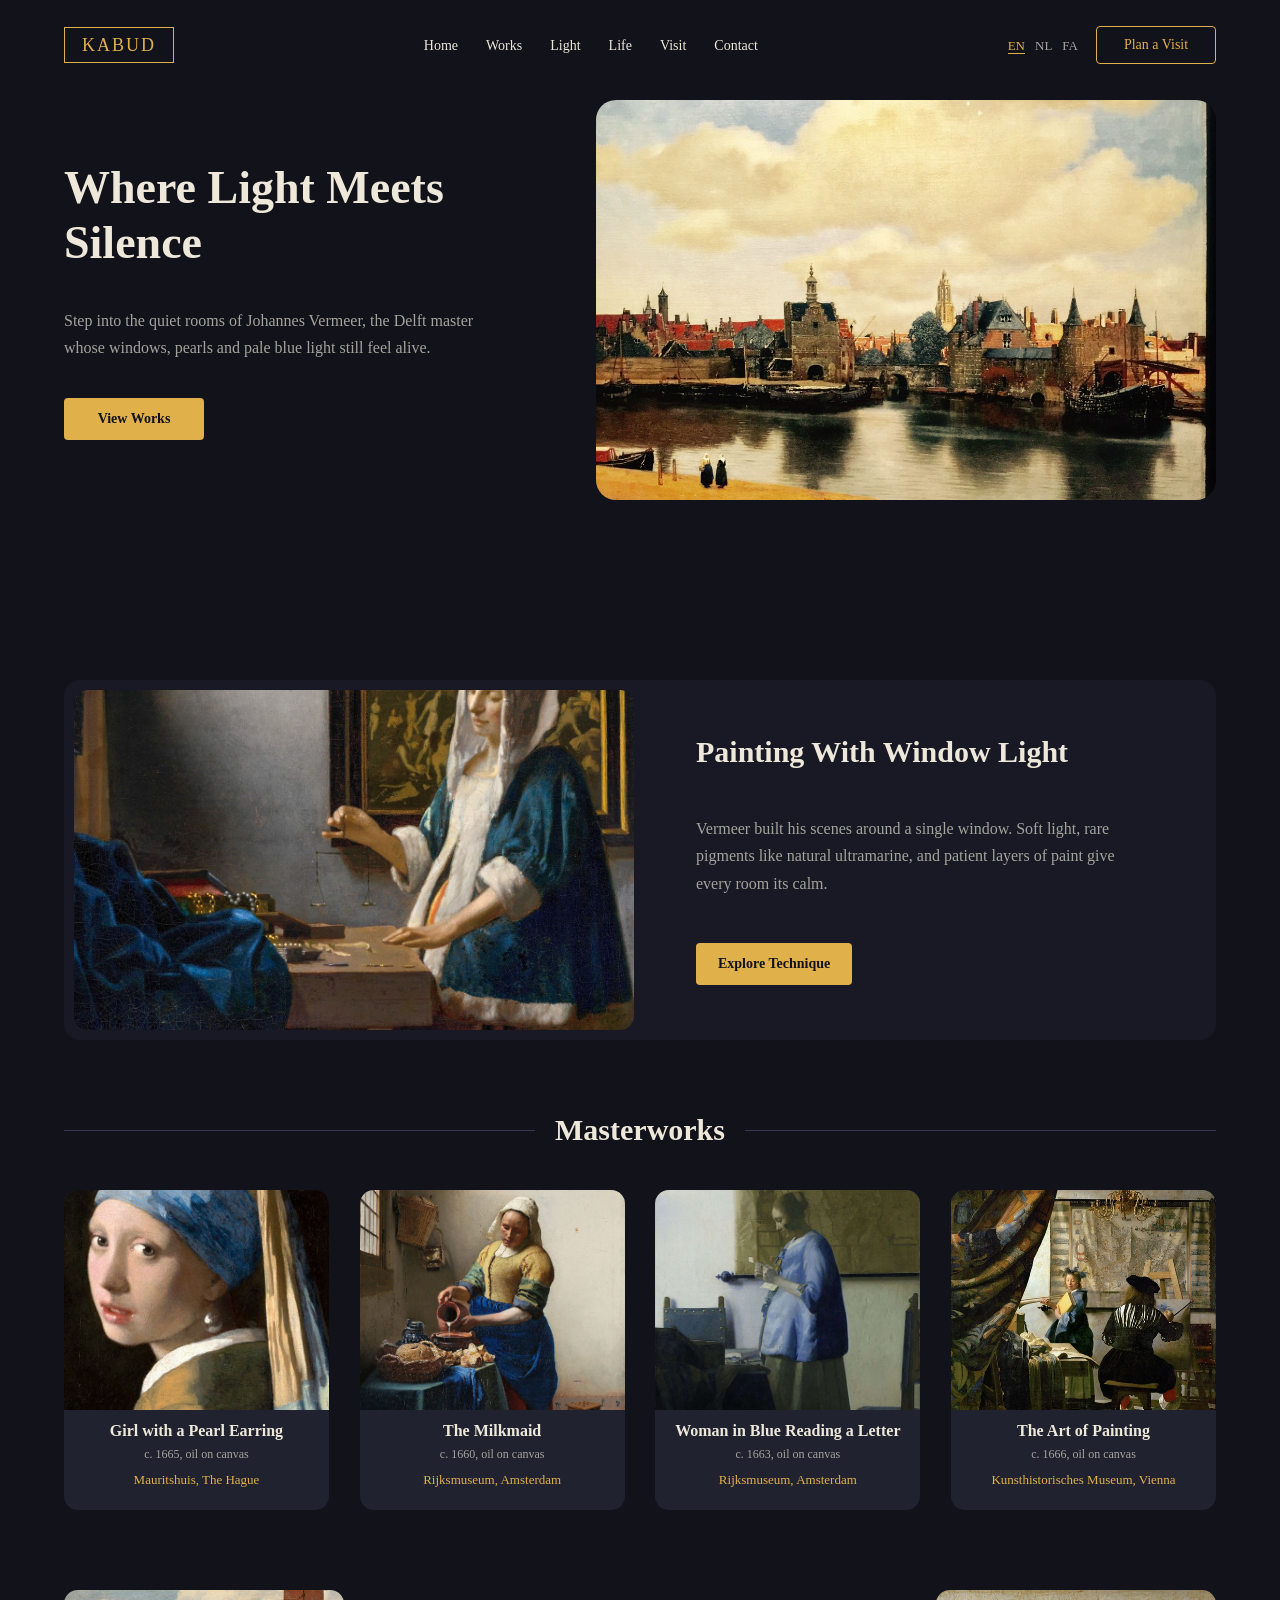
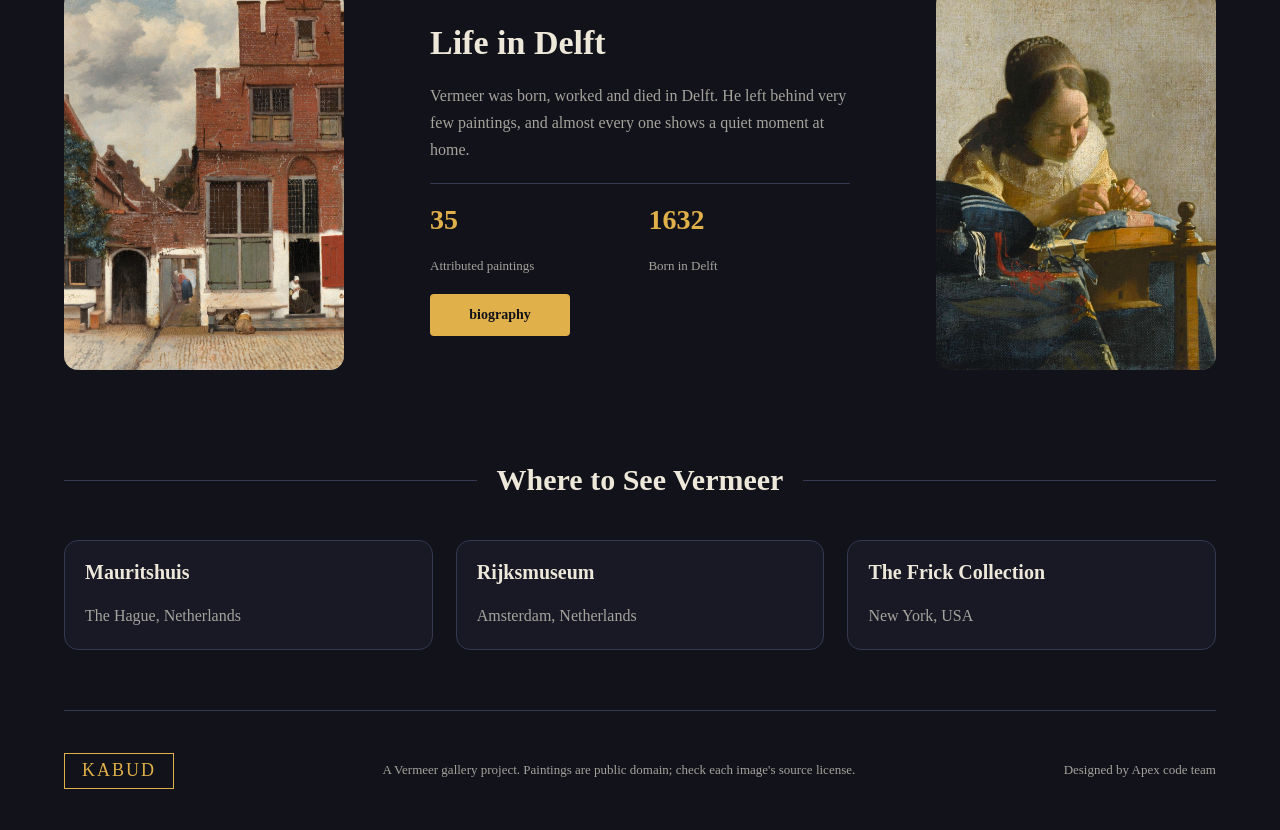
<file: index.html>
<!DOCTYPE html>
<html lang="en" dir="ltr">
<head>
  <meta charset="UTF-8">
  <meta name="viewport" content="width=device-width, initial-scale=1.0">
  <title>Kabud | Vermeer Gallery</title>
  <meta name="description" content="Kabud is an online gallery of Johannes Vermeer, the Delft painter of light. Explore his masterworks, his technique and where to see them.">
  <link rel="alternate" hreflang="en" href="https://example.com/en/">
  <link rel="alternate" hreflang="nl" href="https://example.com/nl/">
  <link rel="alternate" hreflang="fa" href="https://example.com/fa/">
  <link rel="alternate" hreflang="x-default" href="https://example.com/en/">
  <link rel="stylesheet" href="./css/index-style.css">
</head>
<body>

  <!-- ========== HERO ========== -->
  <header class="hero">
    <nav class="navbar">
      <a href="./index.html" class="logo">KABUD</a>
      <ul class="nav-links">
        <li><a href="#">Home</a></li>
        <li><a href="#works">Works</a></li>
        <li><a href="./html/biography-en.html">Light</a></li>
        <li><a href="./html/biography-en.html">Life</a></li>
        <li><a href="#visit">Visit</a></li>
        <li><a href="#">Contact</a></li>
      </ul>
      <div class="nav-actions">
        <ul class="lang-switch">
          <li><a href="./index.html" hreflang="en" lang="en" aria-current="page">EN</a></li>
          <li><a href="./html/index-na.html" hreflang="nl" lang="nl">NL</a></li>
          <li><a href="./html/INDEX-fa.html" hreflang="fa" lang="fa">FA</a></li>
        </ul>
        <a href="#visit" class="btn-outline">Plan a Visit</a>
      </div>
    </nav>

    <div class="hero-content">
      <div class="hero-text">
        <h1>Where Light Meets Silence</h1>
        <p>Step into the quiet rooms of Johannes Vermeer, the Delft master whose windows, pearls and pale blue light still feel alive.</p>
        <a href="#works" class="btn">View Works</a>
      </div>
      <img src="./pic/View of Delft.jpg" alt="View of Delft by Johannes Vermeer, a town under a cloudy sky" class="hero-img">
    </div>

    <!-- <div class="hero-controls">
      <button class="circle-btn" aria-label="Previous painting">&lt;</button>
      <button class="circle-btn" aria-label="Next painting">&gt;</button>
    </div> -->
  </header>

  <main>

    <!-- ========== FEATURE: LIGHT & TECHNIQUE ========== -->
    <section class="feature">
      <img src="./pic/Woman Holding a Balance.jpg" alt="Woman Holding a Balance by Vermeer, a woman weighing in soft window light" class="feature-img">
      <div class="feature-text">
        <h2>Painting With Window Light</h2>
        <p>Vermeer built his scenes around a single window. Soft light, rare pigments like natural ultramarine, and patient layers of paint give every room its calm.</p>
        <a href="./html/technique-en.html" class="btn">Explore Technique</a>
      </div>
    </section>

    <!-- ========== MASTERWORKS ========== -->
    <section class="works" id="works">
      <div class="section-title">
        <span class="line"></span>
        <h2>Masterworks</h2>
        <span class="line"></span>
      </div>

      <div class="cards">
        <article class="card">
          <img src="./pic/Girl with a Pearl.jpg" alt="Girl with a Pearl Earring by Vermeer" class="card-img">
          <h3>Girl with a Pearl Earring</h3>
          <p>c. 1665, oil on canvas</p>
          <div class="museum">Mauritshuis, The Hague</div>
        </article>

        <article class="card">
          <img src="./pic/The Milkmaid.jpg" alt="The Milkmaid by Vermeer, a woman pouring milk" class="card-img">
          <h3>The Milkmaid</h3>
          <p>c. 1660, oil on canvas</p>
          <div class="museum">Rijksmuseum, Amsterdam</div>
        </article>

        <article class="card">
          <img src="./pic/Reading a Letter.jpg" alt="Woman in Blue Reading a Letter by Vermeer" class="card-img">
          <h3>Woman in Blue Reading a Letter</h3>
          <p>c. 1663, oil on canvas</p>
          <div class="museum">Rijksmuseum, Amsterdam</div>
        </article>

        <article class="card">
          <img src="./pic/The Art of Painting.jpg" alt="The Art of Painting by Vermeer, a painter in his studio" class="card-img">
          <h3>The Art of Painting</h3>
          <p>c. 1666, oil on canvas</p>
          <div class="museum">Kunsthistorisches Museum, Vienna</div>
        </article>
      </div>
    </section>

    <!-- ========== LIFE & TIMES ========== -->
    <section class="life">
      <img src="./pic/The Little Street.jpg" alt="The Little Street by Vermeer, a brick house in Delft" class="life-img">

      <div class="life-text">
        <h2>Life in Delft</h2>
        <p>Vermeer was born, worked and died in Delft. He left behind very few paintings, and almost every one shows a quiet moment at home.</p>
        <hr class="divider">
        <div class="stats">
          <div class="stat">
            <strong>35</strong>
            <span>Attributed paintings</span>
          </div>
          <div class="stat">
            <strong>1632</strong>
            <span>Born in Delft</span>
          </div>
        </div>
      <a href="./html/biography-en.html" class="btn">biography</a>
      </div>

      <img src="./pic/The Lacemaker.jpg" alt="The Lacemaker by Vermeer, a woman bent over her lace work" class="life-img">
    </section>

    <!-- ========== WHERE TO SEE ========== -->
    <section class="visit" id="visit">
      <div class="section-title">
        <span class="line"></span>
        <h2>Where to See Vermeer</h2>
        <span class="line"></span>
      </div>

      <div class="museums">
        <div class="museum-item">
          <h3>Mauritshuis</h3>
          <p>The Hague, Netherlands</p>
        </div>
        <div class="museum-item">
          <h3>Rijksmuseum</h3>
          <p>Amsterdam, Netherlands</p>
        </div>
        <div class="museum-item">
          <h3>The Frick Collection</h3>
          <p>New York, USA</p>
        </div>
      </div>
    </section>

  </main>

  <!-- ========== FOOTER ========== -->
  <footer class="footer">
    <a href="#" class="logo">KABUD</a>
    <p>A Vermeer gallery project. Paintings are public domain; check each image's source license.</p>
    <p>Designed by Apex code team</p>
  </footer>
<script src="./js/index-script.js"></script>

</body>
</html>
</file>
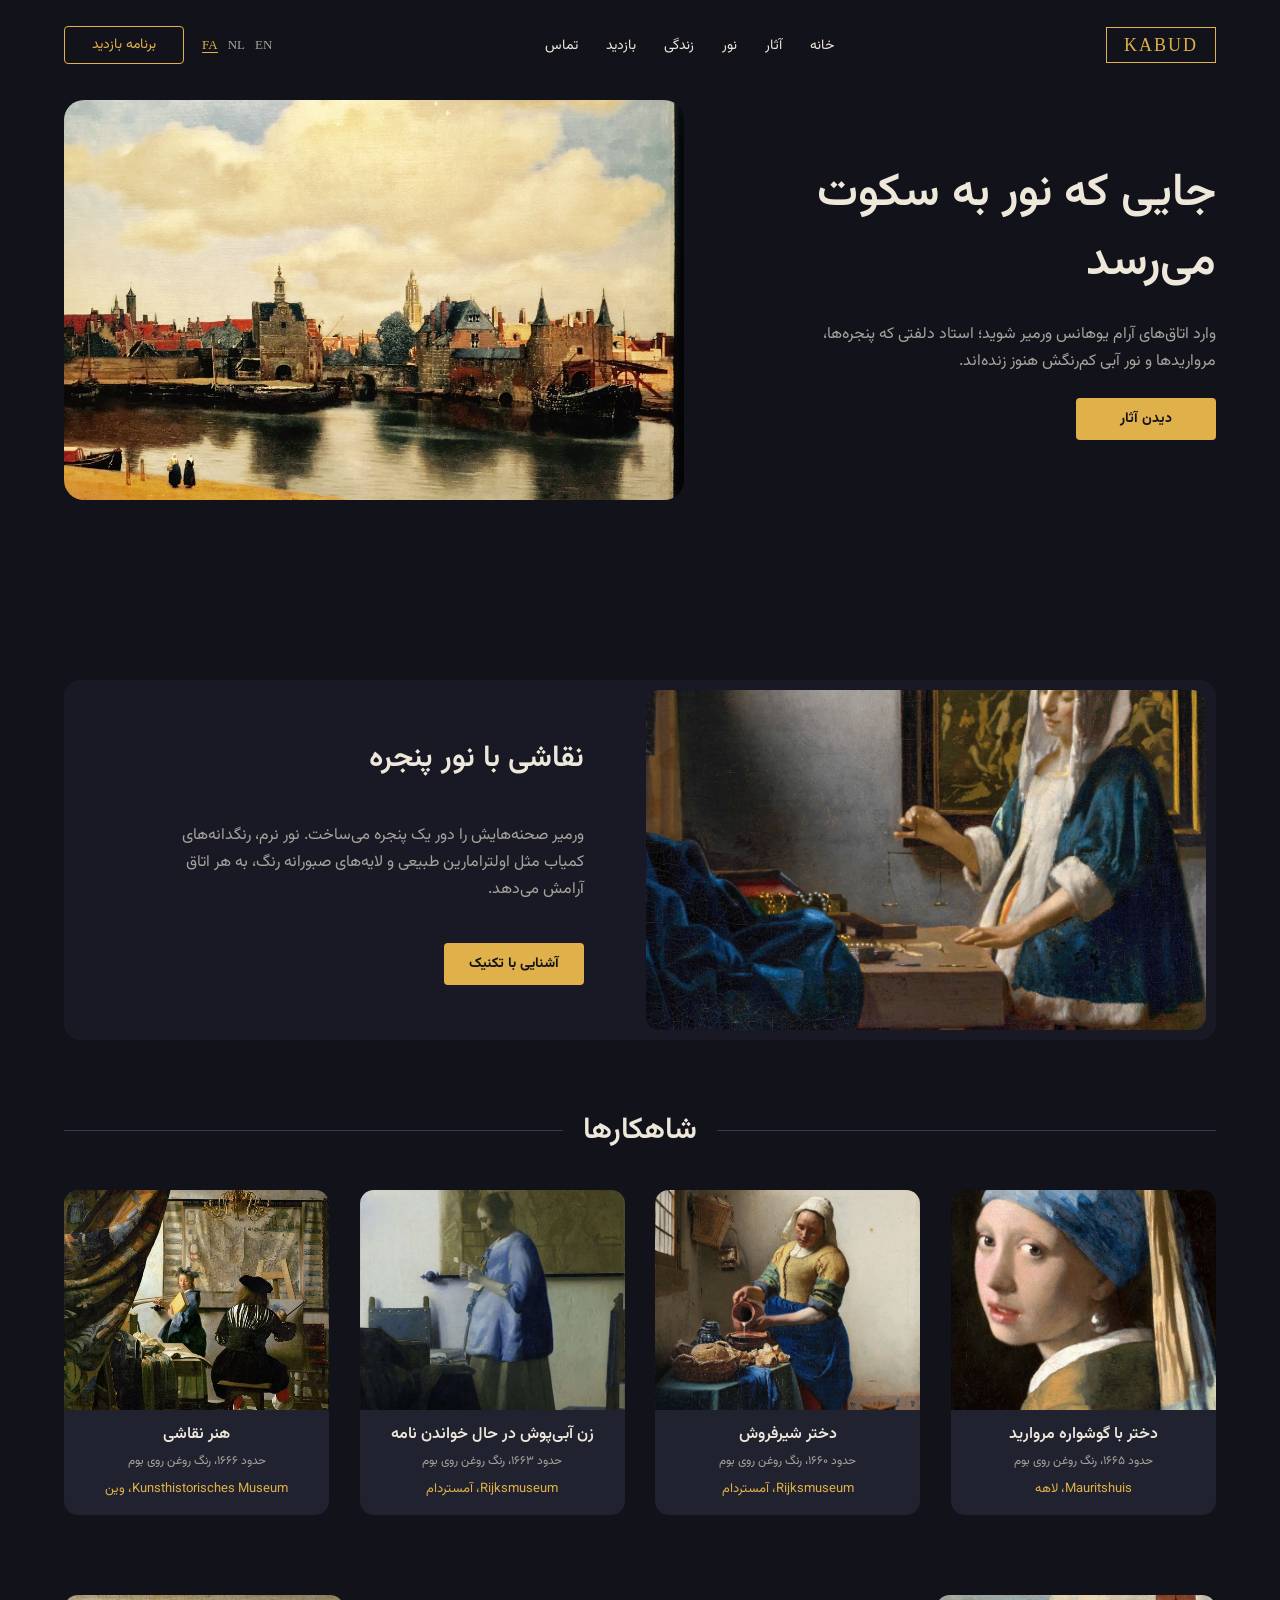
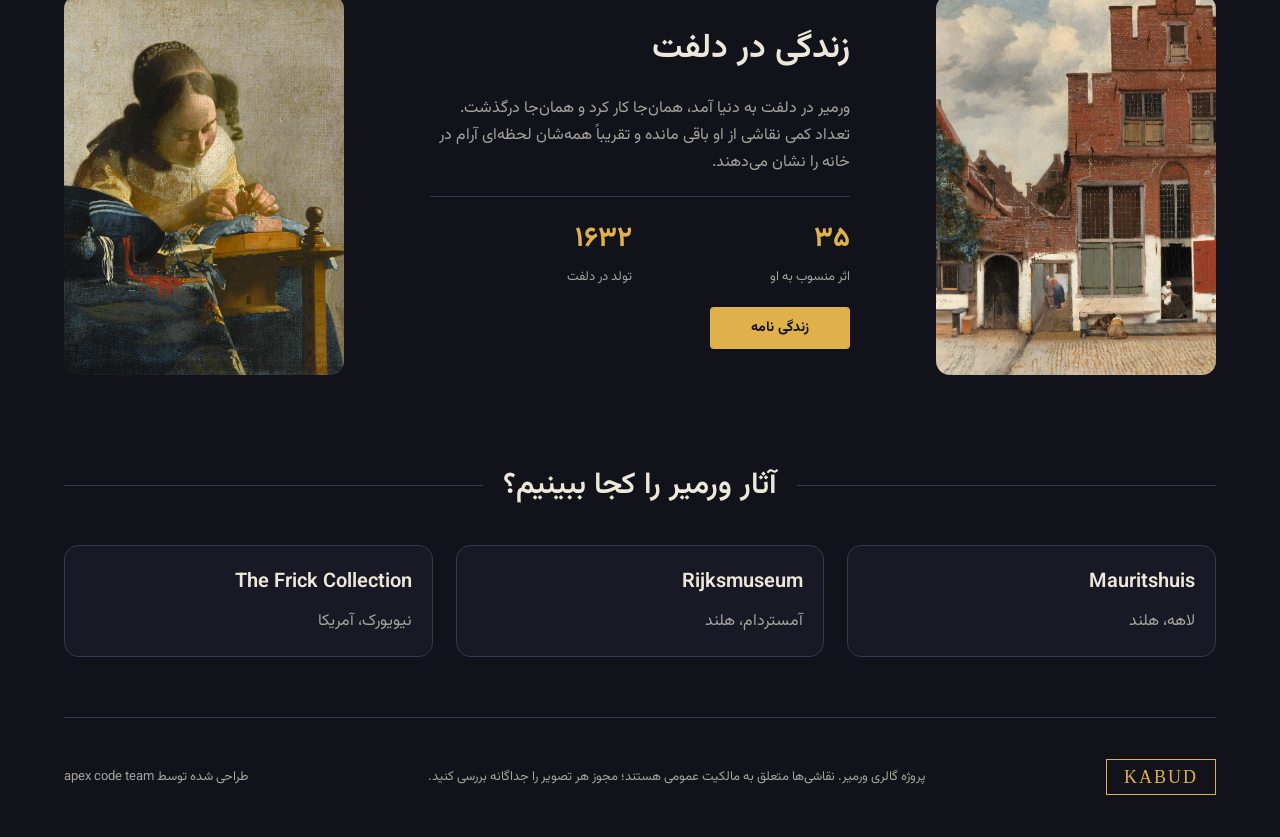
<file: html/INDEX-fa.html>
<!DOCTYPE html>
<html lang="fa" dir="rtl">
<head>
  <meta charset="UTF-8">
  <meta name="viewport" content="width=device-width, initial-scale=1.0">
  <title>کبود | گالری ورمیر</title>
  <meta name="description" content="کبود گالری آنلاین یوهانس ورمیر، نقاش دلفتی نور است. شاهکارها و تکنیک او را ببینید و بدانید آثارش را کجا می‌توان دید.">
  <link rel="alternate" hreflang="en" href="https://example.com/en/">
  <link rel="alternate" hreflang="nl" href="https://example.com/nl/">
  <link rel="alternate" hreflang="fa" href="https://example.com/fa/">
  <link rel="alternate" hreflang="x-default" href="https://example.com/en/">
  <link rel="preconnect" href="https://fonts.googleapis.com">
  <link rel="preconnect" href="https://fonts.gstatic.com" crossorigin>
  <link rel="stylesheet" href="https://fonts.googleapis.com/css2?family=Vazirmatn:wght@400;600;700&display=swap">
  <link rel="stylesheet" href="../css/index-style.css">
</head>
<body>

  <!-- ========== HERO ========== -->
  <header class="hero">
    <nav class="navbar">
      <a href="./INDEX-fa.html" class="logo">KABUD</a>
      <ul class="nav-links">
        <li><a href="./INDEX-fa.html">خانه</a></li>
        <li><a href="#works">آثار</a></li>
        <li><a href="./technique-fa.html">نور</a></li>
        <li><a href="./biography-fa.html">زندگی</a></li>
        <li><a href="#visit">بازدید</a></li>
        <li><a href="#">تماس</a></li>
      </ul>
      <div class="nav-actions">
        <ul class="lang-switch">
          <li><a href="../index.html" hreflang="en" lang="en">EN</a></li>
          <li><a href="./index-na.html" hreflang="nl" lang="nl">NL</a></li>
          <li><a href="./INDEX-fa.html" hreflang="fa" lang="fa" aria-current="page">FA</a></li>
        </ul>
        <a href="#visit" class="btn-outline">برنامه بازدید</a>
      </div>
    </nav>

    <div class="hero-content">
      <div class="hero-text">
        <h1>جایی که نور به سکوت می‌رسد</h1>
        <p>وارد اتاق‌های آرام یوهانس ورمیر شوید؛ استاد دلفتی که پنجره‌ها، مرواریدها و نور آبی کم‌رنگش هنوز زنده‌اند.</p>
        <a href="#works" class="btn">دیدن آثار</a>
      </div>
      <img src="../pic/View of Delft.jpg" alt="نمای دلفت اثر یوهانس ورمیر، شهری زیر آسمان ابری" class="hero-img">
    </div>

    <!-- <div class="hero-controls">
      <button class="circle-btn" aria-label="اثر قبلی">&gt;</button>
      <button class="circle-btn" aria-label="اثر بعدی">&lt;</button>
    </div> -->
  </header>

  <main>

    <!-- ========== FEATURE: LIGHT & TECHNIQUE ========== -->
    <section class="feature">
      <img src="../pic/Woman Holding a Balance.jpg" alt="زنی با ترازو اثر ورمیر، زنی که در نور ملایم پنجره وزن می‌کند" class="feature-img">
      <div class="feature-text">
        <h2>نقاشی با نور پنجره</h2>
        <p>ورمیر صحنه‌هایش را دور یک پنجره می‌ساخت. نور نرم، رنگدانه‌های کمیاب مثل اولترامارین طبیعی و لایه‌های صبورانه رنگ، به هر اتاق آرامش می‌دهد.</p>
        <a href="./technique-fa.html" class="btn">آشنایی با تکنیک</a>
      </div>
    </section>

    <!-- ========== MASTERWORKS ========== -->
    <section class="works" id="works">
      <div class="section-title">
        <span class="line"></span>
        <h2>شاهکارها</h2>
        <span class="line"></span>
      </div>

      <div class="cards">
        <article class="card">
          <img src="../pic/Girl with a Pearl.jpg" alt="دختر با گوشواره مروارید اثر ورمیر" class="card-img">
          <h3>دختر با گوشواره مروارید</h3>
          <p>حدود ۱۶۶۵، رنگ روغن روی بوم</p>
          <div class="museum">Mauritshuis، لاهه</div>
        </article>

        <article class="card">
          <img src="../pic/The Milkmaid.jpg" alt="دختر شیرفروش اثر ورمیر، زنی که شیر می‌ریزد" class="card-img">
          <h3>دختر شیرفروش</h3>
          <p>حدود ۱۶۶۰، رنگ روغن روی بوم</p>
          <div class="museum">Rijksmuseum، آمستردام</div>
        </article>

        <article class="card">
          <img src="../pic/Reading a Letter.jpg" alt="زن آبی‌پوش در حال خواندن نامه اثر ورمیر" class="card-img">
          <h3>زن آبی‌پوش در حال خواندن نامه</h3>
          <p>حدود ۱۶۶۳، رنگ روغن روی بوم</p>
          <div class="museum">Rijksmuseum، آمستردام</div>
        </article>

        <article class="card">
          <img src="../pic/The Art of Painting.jpg" alt="هنر نقاشی اثر ورمیر، نقاشی در کارگاهش" class="card-img">
          <h3>هنر نقاشی</h3>
          <p>حدود ۱۶۶۶، رنگ روغن روی بوم</p>
          <div class="museum">Kunsthistorisches Museum، وین</div>
        </article>
      </div>
    </section>

    <!-- ========== LIFE & TIMES ========== -->
    <section class="life">
      <img src="../pic/The Little Street.jpg" alt="کوچه‌ی ورمیر، خانه‌ای آجری در دلفت" class="life-img">

      <div class="life-text">
        <h2>زندگی در دلفت</h2>
        <p>ورمیر در دلفت به دنیا آمد، همان‌جا کار کرد و همان‌جا درگذشت. تعداد کمی نقاشی از او باقی مانده و تقریباً همه‌شان لحظه‌ای آرام در خانه را نشان می‌دهند.</p>
        <hr class="divider">
        <div class="stats">
          <div class="stat">
            <strong>۳۵</strong>
            <span>اثر منسوب به او</span>
          </div>
          <div class="stat">
            <strong>۱۶۳۲</strong>
            <span>تولد در دلفت</span>
          </div>
        </div>
        <a href="./biography-fa.html" class="btn">زندگی نامه</a>
        
      </div>

      <img src="../pic/The Lacemaker.jpg" alt="توری‌باف اثر ورمیر، زنی خمیده بر کار توربافی‌اش" class="life-img">
    </section>

    <!-- ========== WHERE TO SEE ========== -->
    <section class="visit" id="visit">
      <div class="section-title">
        <span class="line"></span>
        <h2>آثار ورمیر را کجا ببینیم؟</h2>
        <span class="line"></span>
      </div>

      <div class="museums">
        <div class="museum-item">
          <h3>Mauritshuis</h3>
          <p>لاهه، هلند</p>
        </div>
        <div class="museum-item">
          <h3>Rijksmuseum</h3>
          <p>آمستردام، هلند</p>
        </div>
        <div class="museum-item">
          <h3>The Frick Collection</h3>
          <p>نیویورک، آمریکا</p>
        </div>
      </div>
    </section>

  </main>

  <!-- ========== FOOTER ========== -->
  <footer class="footer">
    <a href="#" class="logo">KABUD</a>
    <p>پروژه گالری ورمیر. نقاشی‌ها متعلق به مالکیت عمومی هستند؛ مجوز هر تصویر را جداگانه بررسی کنید.</p>
    <p>طراحی شده توسط apex code team</p>
  </footer>
<script src="../js/index-script.js"></script>
</body>
</html>
</file>
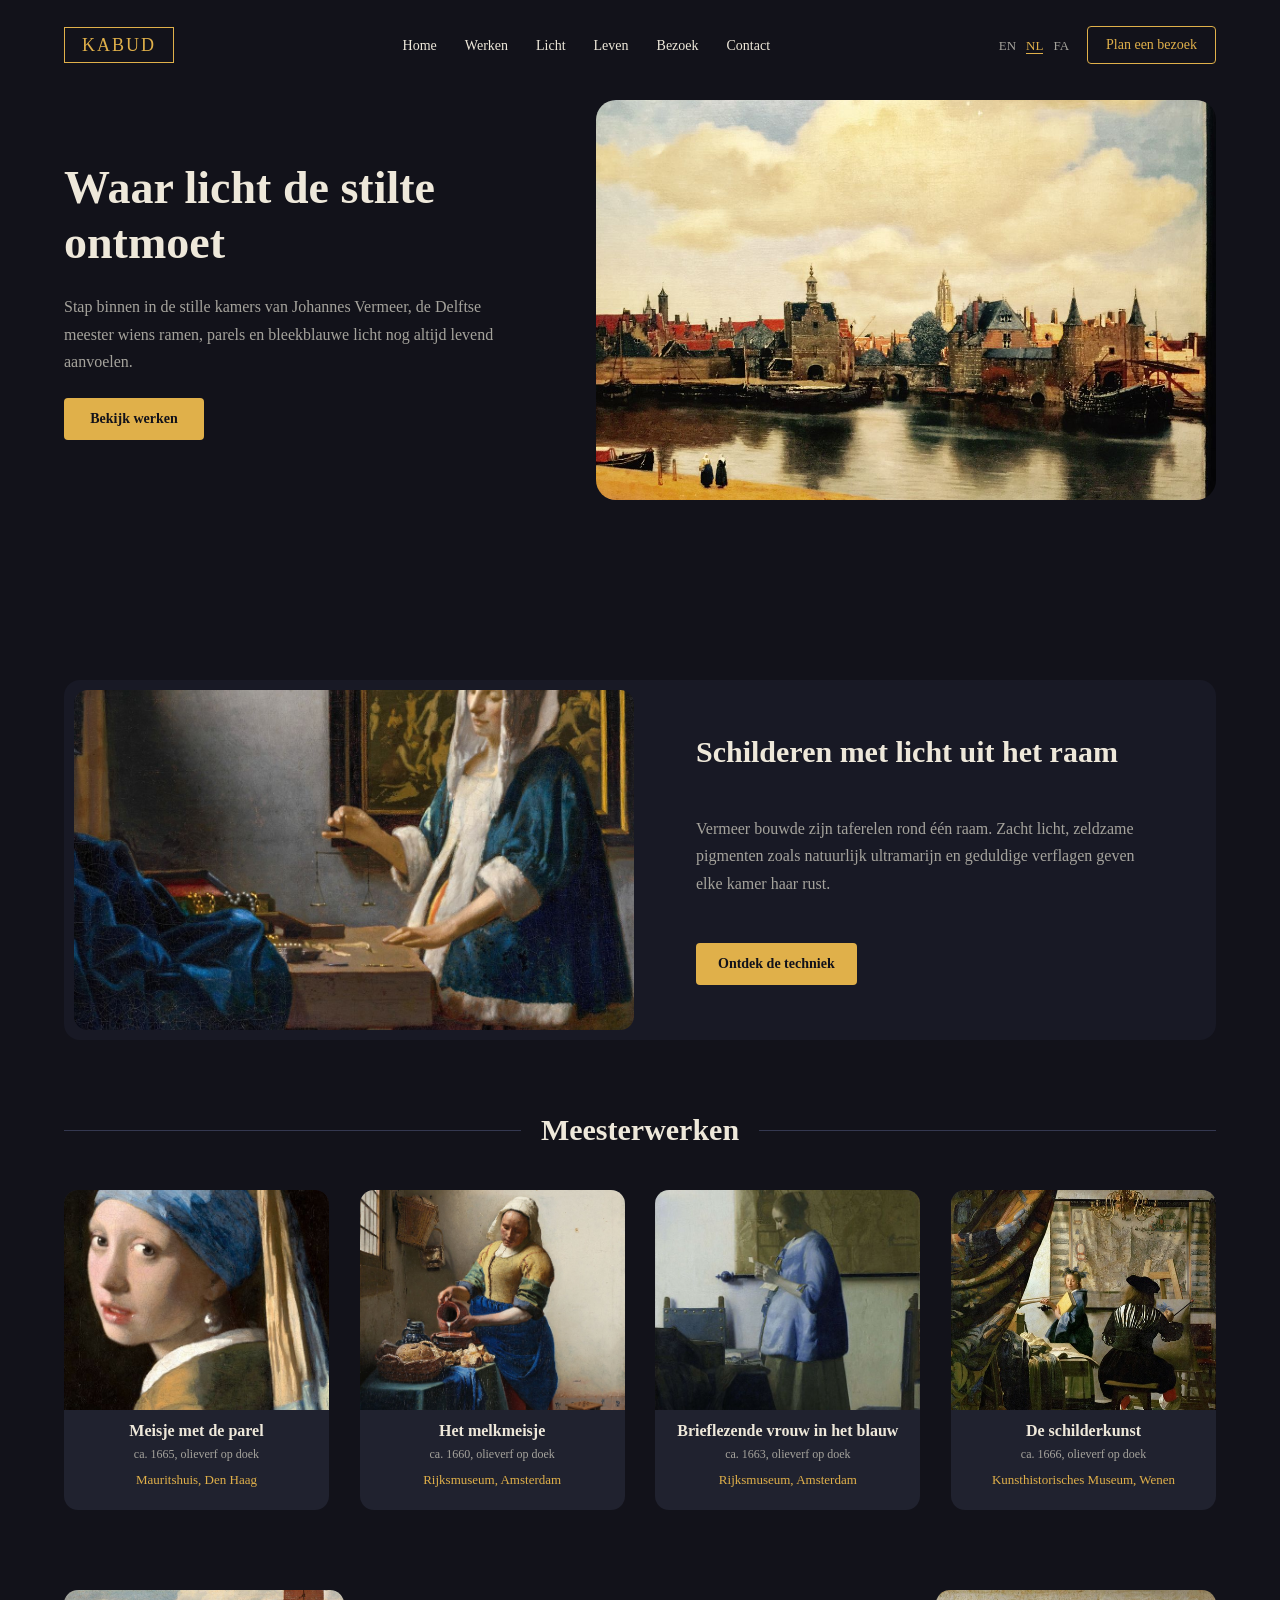
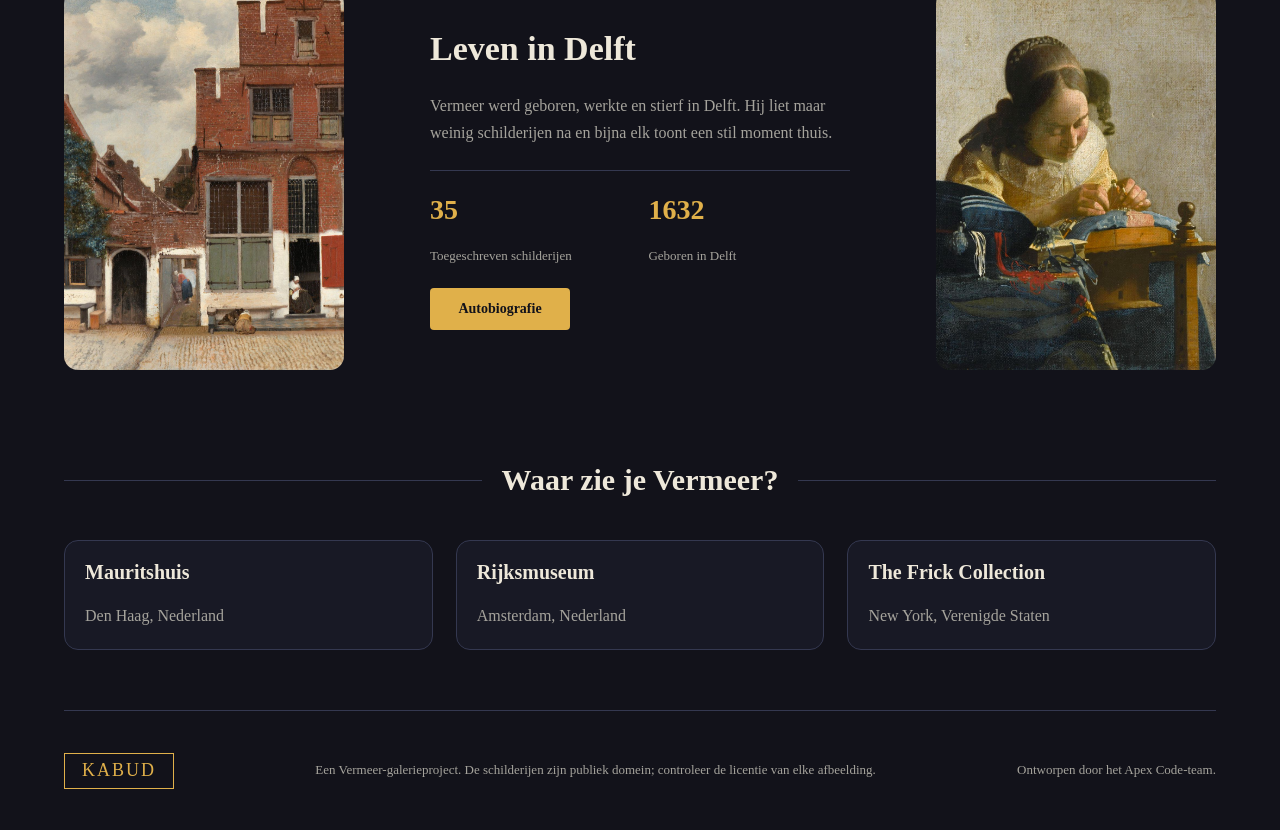
<file: html/index-na.html>
<!DOCTYPE html>
<html lang="nl" dir="ltr">
<head>
  <meta charset="UTF-8">
  <meta name="viewport" content="width=device-width, initial-scale=1.0">
  <title>Kabud | Vermeer Galerie</title>
  <meta name="description" content="Kabud is een online galerie over Johannes Vermeer, de schilder van het licht uit Delft. Ontdek zijn meesterwerken, zijn techniek en waar je ze kunt zien.">
  <link rel="alternate" hreflang="en" href="https://example.com/en/">
  <link rel="alternate" hreflang="nl" href="https://example.com/nl/">
  <link rel="alternate" hreflang="fa" href="https://example.com/fa/">
  <link rel="alternate" hreflang="x-default" href="https://example.com/en/">
  <link rel="stylesheet" href="../css/index-style.css">
</head>
<body>

  <!-- ========== HERO ========== -->
  <header class="hero">
    <nav class="navbar">
      <a href="./index-na.html" class="logo">KABUD</a>
      <ul class="nav-links">
        <li><a href="./index-na.html">Home</a></li>
        <li><a href="#works">Werken</a></li>
        <li><a href="./technique-nl.html">Licht</a></li>
        <li><a href="./biography-nl.html">Leven</a></li>
        <li><a href="#visit">Bezoek</a></li>
        <li><a href="#">Contact</a></li>
      </ul>
      <div class="nav-actions">
        <ul class="lang-switch">
          <li><a href="../index.html" hreflang="en" lang="en">EN</a></li>
          <li><a href="./index-na.html" hreflang="nl" lang="nl" aria-current="page">NL</a></li>
          <li><a href="./INDEX-fa.html" hreflang="fa" lang="fa">FA</a></li>
        </ul>
        <a href="#visit" class="btn-outline">Plan een bezoek</a>
      </div>
    </nav>

    <div class="hero-content">
      <div class="hero-text">
        <h1>Waar licht de stilte ontmoet</h1>
        <p>Stap binnen in de stille kamers van Johannes Vermeer, de Delftse meester wiens ramen, parels en bleekblauwe licht nog altijd levend aanvoelen.</p>
        <a href="#works" class="btn">Bekijk werken</a>
      </div>
      <img src="../pic/View of Delft.jpg" alt="Gezicht op Delft van Johannes Vermeer, een stad onder een bewolkte hemel" class="hero-img">
    </div>

    <!-- <div class="hero-controls">
      <button class="circle-btn" aria-label="Vorig schilderij">&lt;</button>
      <button class="circle-btn" aria-label="Volgend schilderij">&gt;</button>
    </div> -->
  </header>

  <main>

    <!-- ========== FEATURE: LIGHT & TECHNIQUE ========== -->
    <section class="feature">
      <img src="../pic/Woman Holding a Balance.jpg" alt="Vrouw met weegschaal van Vermeer, een vrouw die weegt in zacht raamlicht" class="feature-img">
      <div class="feature-text">
        <h2>Schilderen met licht uit het raam</h2>
        <p>Vermeer bouwde zijn taferelen rond één raam. Zacht licht, zeldzame pigmenten zoals natuurlijk ultramarijn en geduldige verflagen geven elke kamer haar rust.</p>
        <a href="./technique-nl.html" class="btn">Ontdek de techniek</a>
      </div>
    </section>

    <!-- ========== MASTERWORKS ========== -->
    <section class="works" id="works">
      <div class="section-title">
        <span class="line"></span>
        <h2>Meesterwerken</h2>
        <span class="line"></span>
      </div>

      <div class="cards">
        <article class="card">
          <img src="../pic/Girl with a Pearl.jpg" alt="Meisje met de parel van Vermeer" class="card-img">
          <h3>Meisje met de parel</h3>
          <p>ca. 1665, olieverf op doek</p>
          <div class="museum">Mauritshuis, Den Haag</div>
        </article>

        <article class="card">
          <img src="../pic/The Milkmaid.jpg" alt="Het melkmeisje van Vermeer, een vrouw die melk schenkt" class="card-img">
          <h3>Het melkmeisje</h3>
          <p>ca. 1660, olieverf op doek</p>
          <div class="museum">Rijksmuseum, Amsterdam</div>
        </article>

        <article class="card">
          <img src="../pic/Reading a Letter.jpg" alt="Brieflezende vrouw in het blauw van Vermeer" class="card-img">
          <h3>Brieflezende vrouw in het blauw</h3>
          <p>ca. 1663, olieverf op doek</p>
          <div class="museum">Rijksmuseum, Amsterdam</div>
        </article>

        <article class="card">
          <img src="../pic/The Art of Painting.jpg" alt="De schilderkunst van Vermeer, een schilder in zijn atelier" class="card-img">
          <h3>De schilderkunst</h3>
          <p>ca. 1666, olieverf op doek</p>
          <div class="museum">Kunsthistorisches Museum, Wenen</div>
        </article>
      </div>
    </section>

    <!-- ========== LIFE & TIMES ========== -->
    <section class="life">
      <img src="../pic/The Little Street.jpg" alt="Het straatje van Vermeer, een bakstenen huis in Delft" class="life-img">

      <div class="life-text">
        <h2>Leven in Delft</h2>
        <p>Vermeer werd geboren, werkte en stierf in Delft. Hij liet maar weinig schilderijen na en bijna elk toont een stil moment thuis.</p>
        <hr class="divider">
        <div class="stats">
          <div class="stat">
            <strong>35</strong>
            <span>Toegeschreven schilderijen</span>
          </div>
          <div class="stat">
            <strong>1632</strong>
            <span>Geboren in Delft</span>
          </div>
        </div>
        <a href="./biography-nl.html" class="btn">Autobiografie</a>
      </div>

      <img src="../pic/The Lacemaker.jpg" alt="De kantklosster van Vermeer, een vrouw gebogen over haar kantwerk" class="life-img">
    </section>

    <!-- ========== WHERE TO SEE ========== -->
    <section class="visit" id="visit">
      <div class="section-title">
        <span class="line"></span>
        <h2>Waar zie je Vermeer?</h2>
        <span class="line"></span>
      </div>

      <div class="museums">
        <div class="museum-item">
          <h3>Mauritshuis</h3>
          <p>Den Haag, Nederland</p>
        </div>
        <div class="museum-item">
          <h3>Rijksmuseum</h3>
          <p>Amsterdam, Nederland</p>
        </div>
        <div class="museum-item">
          <h3>The Frick Collection</h3>
          <p>New York, Verenigde Staten</p>
        </div>
      </div>
    </section>

  </main>

  <!-- ========== FOOTER ========== -->
  <footer class="footer">
    <a href="#" class="logo">KABUD</a>
    <p>Een Vermeer-galerieproject. De schilderijen zijn publiek domein; controleer de licentie van elke afbeelding.</p>
    <p>Ontworpen door het Apex Code-team.</p>
  </footer>
<script src="../js/index-script.js"></script>

</body>
</html>
</file>
<file: css/index-style.css>
/* ========== VARIABLES (colors) ========== */
:root {
  --bg-main: #12121A;
  --bg-section: #181925;
  --bg-card: #20222F;
  --text-main: #EEE8DA;
  --text-muted: #A5A39C;
  --accent: #E0B04A;
  --accent-text: #12121A;
  --border: #343850;
  --star: #5C7AD6;
}

/* ========== RESET ========== */
* {
  margin: 0;
  box-sizing: border-box;
}

body {
  width: 100%;
  background-color: var(--bg-main);
  color: var(--text-main);
  font-family: Georgia, "Times New Roman", serif;
  font-size: 16px;
}

/* Persian: Georgia has no Persian glyphs, so use Vazirmatn (loaded in fa/index.html) */
html[lang="fa"] body {
  font-family: "Vazirmatn", Tahoma, "Segoe UI", sans-serif;
}

html[lang="fa"] h1 {
  line-height: 1.5;
}

a {
  text-decoration: none;
  color: var(--text-main);
}

ul {
  list-style: none;
  padding: 0;
}

img {
  display: block;
}

h1, h2, h3 {
  font-weight: 600;
}

p {
  color: var(--text-muted);
  line-height: 1.7;
}

/* ========== BUTTONS ========== */
.btn {
  min-width: 140px;
  height: 42px;
  padding: 0 22px;
  align-self: flex-start;
  display: flex;
  justify-content: center;
  align-items: center;
  background-color: var(--accent);
  color: var(--accent-text);
  font-size: 14px;
  font-weight: bold;
  border-radius: 4px;
}

.btn-outline {
  min-width: 120px;
  height: 38px;
  padding: 0 18px;
  display: flex;
  justify-content: center;
  align-items: center;
  border: 1px solid var(--accent);
  color: var(--accent);
  font-size: 14px;
  border-radius: 4px;
}

.circle-btn {
  width: 36px;
  height: 36px;
  border: 1px solid var(--accent);
  border-radius: 50%;
  background-color: transparent;
  color: var(--accent);
  font-size: 14px;
  cursor: pointer;
}

/* ========== HERO ========== */
.hero {
  width: 100%;
  min-height: 640px;
  background-color: var(--bg-main);
  position: relative;
}

.navbar {
  width: 90%;
  height: 90px;
  margin: 0 auto;
  display: flex;
  justify-content: space-between;
  align-items: center;
  gap: 24px;
}

.logo {
  min-width: 110px;
  height: 36px;
  display: flex;
  justify-content: center;
  align-items: center;
  border: 1px solid var(--accent);
  color: var(--accent);
  font-family: Georgia, "Times New Roman", serif;
  font-size: 18px;
  letter-spacing: 2px;
}

.nav-links {
  display: flex;
  gap: 28px;
}

.nav-links a {
  font-size: 14px;
}

.nav-links a:hover {
  color: var(--accent);
}

.nav-actions {
  display: flex;
  align-items: center;
  gap: 18px;
}

/* ========== LANGUAGE SWITCHER ========== */
.lang-switch {
  display: flex;
  gap: 10px;
}

.lang-switch a {
  color: var(--text-muted);
  font-family: Georgia, "Times New Roman", serif;
  font-size: 13px;
}

.lang-switch a:hover {
  color: var(--accent);
}

.lang-switch a[aria-current="page"] {
  color: var(--accent);
  border-bottom: 1px solid var(--accent);
}

/* ========== HERO CONTENT ========== */
.hero-content {
  width: 90%;
  min-height: 420px;
  margin: 0 auto;
  display: flex;
  justify-content: space-between;
  align-items: center;
  gap: 40px;
}

.hero-text {
  width: 440px;
  min-height: 280px;
  display: flex;
  flex-direction: column;
  justify-content: space-between;
  gap: 20px;
}

.hero-text h1 {
  font-size: 46px;
  line-height: 1.2;
}

.hero-img {
  width: 620px;
  height: 400px;
  object-fit: cover;
  border-radius: 20px;
}

.hero-controls {
  width: 90%;
  height: 60px;
  margin: 0 auto;
  display: flex;
  justify-content: space-between;
  align-items: center;
}

/* ========== FEATURE (light & technique) ========== */
.feature {
  width: 90%;
  min-height: 360px;
  margin: 40px auto;
  display: flex;
  justify-content: space-between;
  align-items: center;
  background-color: var(--bg-section);
  border-radius: 16px;
}

.feature-img {
  width: 560px;
  height: 340px;
  margin-inline-start: 10px;
  object-fit: cover;
  border-radius: 14px;
}

.feature-text {
  width: 440px;
  min-height: 250px;
  margin-inline-end: 80px;
  display: flex;
  flex-direction: column;
  justify-content: space-between;
  gap: 20px;
}

.feature-text h2 {
  font-size: 30px;
}

/* ========== MASTERWORKS ========== */
.works {
  width: 90%;
  margin: 60px auto;
}

.section-title {
  width: 100%;
  height: 60px;
  display: flex;
  justify-content: space-between;
  align-items: center;
  gap: 20px;
}

.section-title h2 {
  font-size: 30px;
}

.line {
  flex: 1;
  height: 1px;
  background-color: var(--border);
}

.cards {
  width: 100%;
  margin-top: 30px;
  display: flex;
  justify-content: space-between;
}

.card {
  width: 23%;
  min-height: 320px;
  padding-bottom: 16px;
  background-color: var(--bg-card);
  border-radius: 14px;
  text-align: center;
}
.card:hover{
    transform: scale(0px 20px);
    transition : 1s linear all;
}
.card-img {
  width: 100%;
  height: 220px;
  object-fit: cover;
  border-radius: 14px 14px 0 0;
}

.card h3 {
  margin-block-start: 12px;
  margin-inline: 14px;
  font-size: 16px;
}

.card p {
  margin-block-start: 4px;
  margin-inline: 14px;
  font-size: 12px;
}

.museum {
  margin-block-start: 8px;
  margin-inline: 14px;
  color: var(--accent);
  font-size: 13px;
}

/* ========== LIFE & TIMES ========== */
.life {
  width: 90%;
  min-height: 420px;
  margin: 60px auto;
  display: flex;
  justify-content: space-between;
  align-items: center;
  gap: 30px;
}

.life-img {
  width: 280px;
  height: 380px;
  object-fit: cover;
  border-radius: 14px;
}

.life-text {
  width: 420px;
  min-height: 300px;
  display: flex;
  flex-direction: column;
  justify-content: space-between;
  gap: 20px;
}

.life-text h2 {
  font-size: 34px;
}

.divider {
  width: 100%;
  height: 1px;
  border: none;
  background-color: var(--border);
}

.stats {
  width: 100%;
  display: flex;
  justify-content: space-between;
}

.stat {
  width: 48%;
  min-height: 70px;
  display: flex;
  flex-direction: column;
  justify-content: space-between;
}

.stat strong {
  color: var(--accent);
  font-size: 28px;
}

.stat span {
  color: var(--text-muted);
  font-size: 13px;
}

/* ========== WHERE TO SEE ========== */
.visit {
  width: 90%;
  margin: 60px auto;
}

.museums {
  width: 100%;
  margin-top: 30px;
  display: flex;
  justify-content: space-between;
}

.museum-item {
  width: 32%;
  min-height: 110px;
  padding: 20px;
  display: flex;
  flex-direction: column;
  justify-content: space-between;
  gap: 10px;
  background-color: var(--bg-section);
  border: 1px solid var(--border);
  border-radius: 14px;
}

.museum-item h3 {
  font-size: 20px;
}

/* ========== FOOTER ========== */
.footer {
  width: 90%;
  min-height: 120px;
  margin: 0 auto;
  display: flex;
  justify-content: space-between;
  align-items: center;
  gap: 24px;
  border-top: 1px solid var(--border);
}

.footer p {
  font-size: 13px;
}
/* ==========================================================
   KABUD | Vermeer Gallery - Responsive styles
   Load this file AFTER index-style.css so it can override it.
   Breakpoints: tablet <= 1024px, mobile <= 768px, small phone <= 480px
   ========================================================== */

/* Images never grow wider than their container */
img {
  max-width: 100%;
}

/* ==========================================================
   TABLET (up to 1024px)
   ========================================================== */
@media (max-width: 1024px) {

  /* ----- Navbar ----- */
  .navbar {
    gap: 16px;
  }

  .nav-links {
    gap: 18px;
  }

  .nav-actions {
    gap: 14px;
  }

  /* ----- Hero ----- */
  .hero {
    min-height: 560px;
  }

  .hero-content {
    min-height: 380px;
    gap: 24px;
  }

  .hero-text {
    width: 42%;
    min-height: 240px;
  }

  .hero-text h1 {
    font-size: 38px;
  }

  .hero-img {
    width: 55%;
    height: 340px;
  }

  /* ----- Feature ----- */
  .feature {
    min-height: 320px;
  }

  .feature-img {
    width: 50%;
    height: 290px;
  }

  .feature-text {
    width: 42%;
    margin-inline-end: 30px;
  }

  .feature-text h2 {
    font-size: 26px;
  }

  /* ----- Masterworks: 2 cards per row ----- */
  .cards {
    flex-wrap: wrap;
    row-gap: 20px;
  }

  .card {
    width: 48%;
    min-height: auto;
  }

  .card-img {
    height: 240px;
  }

  /* ----- Life ----- */
  .life {
    gap: 20px;
  }

  .life-img {
    width: 24%;
    height: 330px;
  }

  .life-text {
    width: 46%;
    min-height: 280px;
  }

  .life-text h2 {
    font-size: 30px;
  }

  /* ----- Museums ----- */
  .museum-item h3 {
    font-size: 18px;
  }
}

/* ==========================================================
   MOBILE (up to 768px)
   ========================================================== */
@media (max-width: 768px) {

  /* ----- Navbar: logo + switcher on top, links in a scrollable row below ----- */
  .navbar {
    height: auto;
    padding: 14px 0;
    flex-wrap: wrap;
    gap: 12px 16px;
  }

  .logo {
    order: 1;
  }

  .nav-actions {
    order: 2;
  }

  .nav-links {
    order: 3;
    width: 100%;
    gap: 22px;
    overflow-x: auto;
    white-space: nowrap;
    padding-bottom: 6px;
  }

  .nav-links li {
    flex-shrink: 0;
  }

  /* ----- Hero: stack text and image ----- */
  .hero {
    min-height: auto;
    padding-bottom: 20px;
  }

  .hero-content {
    flex-direction: column;
    min-height: auto;
    padding: 10px 0 20px;
    gap: 24px;
  }

  .hero-text {
    width: 100%;
    min-height: auto;
  }

  .hero-text h1 {
    font-size: 32px;
  }

  .hero-img {
    width: 100%;
    height: 280px;
    border-radius: 16px;
  }

  /* ----- Feature: stack image and text ----- */
  .feature {
    flex-direction: column;
    min-height: auto;
    padding: 12px 12px 24px;
    gap: 20px;
  }

  .feature-img {
    width: 100%;
    height: 240px;
    margin-inline-start: 0;
  }

  .feature-text {
    width: 100%;
    min-height: auto;
    margin-inline-end: 0;
    padding: 0 8px;
  }

  .feature-text h2 {
    font-size: 24px;
  }

  /* ----- Section titles ----- */
  .section-title {
    height: auto;
    min-height: 60px;
    gap: 12px;
  }

  .section-title h2 {
    font-size: 22px;
    text-align: center;
  }

  .line {
    min-width: 20px;
  }

  /* ----- Masterworks (still 2 per row) ----- */
  .card-img {
    height: 200px;
  }

  /* ----- Life: stack everything ----- */
  .life {
    flex-direction: column;
    min-height: auto;
    margin: 40px auto;
    gap: 24px;
  }

  .life-img {
    width: 100%;
    height: 280px;
  }

  .life-text {
    width: 100%;
    min-height: auto;
  }

  .life-text h2 {
    font-size: 28px;
  }

  /* ----- Museums: one per row ----- */
  .museums {
    flex-direction: column;
    gap: 16px;
  }

  .museum-item {
    width: 100%;
    min-height: auto;
  }

  /* ----- Footer ----- */
  .footer {
    flex-direction: column;
    justify-content: center;
    padding: 24px 0;
    gap: 16px;
    text-align: center;
  }
}

/* ==========================================================
   SMALL PHONES (up to 480px)
   ========================================================== */
@media (max-width: 480px) {

  .nav-links {
    gap: 16px;
  }

  .nav-links a {
    font-size: 13px;
  }

  .hero-text h1 {
    font-size: 28px;
  }

  .hero-img {
    height: 220px;
  }

  /* Buttons become full width, easier to tap */
  .btn {
    width: 100%;
    align-self: stretch;
  }

  .feature-img {
    height: 200px;
  }

  /* Masterworks: one card per row */
  .card {
    width: 100%;
  }

  .card-img {
    height: 240px;
  }

  .life-img {
    height: 240px;
  }

  .stat strong {
    font-size: 24px;
  }

  .section-title h2 {
    font-size: 20px;
  }
}
</file>
